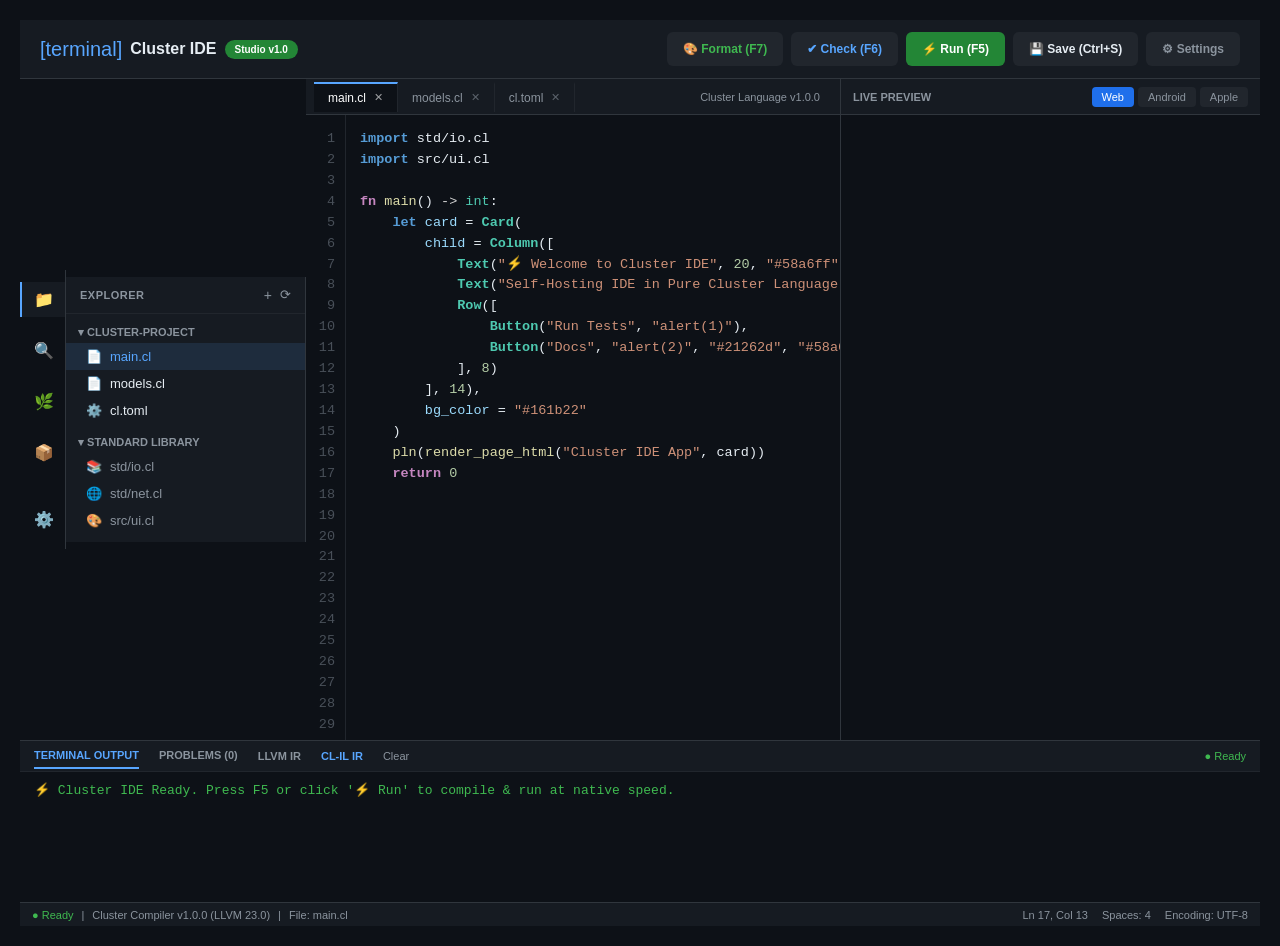
<file: web/ide.html>
<!DOCTYPE html>
<html>
<head>
    <meta charset="utf-8">
    <meta name="viewport" content="width=device-width, initial-scale=1">
    <title>Cluster IDE — Universal Cross-Platform Studio</title>
    <style>
        * { box-sizing: border-box; margin: 0; padding: 0; }
        body { background-color: #0d1117; color: #e6edf3; font-family: -apple-system, BlinkMacSystemFont, 'Segoe UI', Roboto, Helvetica, Arial, sans-serif; display: flex; justify-content: center; align-items: center; min-height: 100vh; padding: 20px; }
        @keyframes cl_spin { 0% { transform: rotate(0deg); } 100% { transform: rotate(360deg); } }
        @keyframes cl_shimmer { 0% { background-position: -200% 0; } 100% { background-position: 200% 0; } }
    </style>
</head>
<body>
<div style="position: relative; display: flex; flex-direction: column; width: 100%; min-height: 100vh; background-color: #0d1117; box-sizing: border-box; overflow: hidden;"><div style="display: flex; flex-direction: row; align-items: center; justify-content: space-between; background-color: #161b22; padding: 12px 20px; border-bottom: 1px solid #30363d; width: 100%; box-sizing: border-box;"><div style="display: flex; align-items: center; gap: 12px;"><div style="display: flex; flex-direction: row; align-items: center; gap: 8px; padding: 0px; box-sizing: border-box;"><span style="font-size: 20px; color: #58a6ff; display: inline-flex; align-items: center; justify-content: center;">[terminal]</span><span style="font-size: 16px; color: #e6edf3; font-weight: 600;">Cluster IDE</span><span style="display: inline-flex; align-items: center; background-color: #238636; color: #ffffff; font-size: 10px; font-weight: 600; padding: 4px 10px; border-radius: 12px;">Studio v1.0</span></div><span style="font-size: 18px; font-weight: 600; color: #e6edf3;"></span></div><div style="display: flex; flex-direction: row; align-items: center; gap: 8px; padding: 0px; box-sizing: border-box;"><button style="background-color: #21262d; color: #3fb950; padding: 10px 16px; border-radius: 6px; font-size: 12px; border: none; cursor: pointer; font-weight: 600; transition: all 0.15s ease;" onclick="ClusterIDE.formatCode()">🎨 Format (F7)</button><button style="background-color: #21262d; color: #58a6ff; padding: 10px 16px; border-radius: 6px; font-size: 12px; border: none; cursor: pointer; font-weight: 600; transition: all 0.15s ease;" onclick="ClusterIDE.checkCode(false)">✔ Check (F6)</button><button style="background-color: #238636; color: #ffffff; padding: 10px 16px; border-radius: 6px; font-size: 12px; border: none; cursor: pointer; font-weight: 600; transition: all 0.15s ease;" onclick="ClusterIDE.runCode()">⚡ Run (F5)</button><button style="background-color: #21262d; color: #e6edf3; padding: 10px 16px; border-radius: 6px; font-size: 12px; border: none; cursor: pointer; font-weight: 600; transition: all 0.15s ease;" onclick="ClusterIDE.saveFile()">💾 Save (Ctrl+S)</button><button style="background-color: #21262d; color: #8b949e; padding: 10px 16px; border-radius: 6px; font-size: 12px; border: none; cursor: pointer; font-weight: 600; transition: all 0.15s ease;" onclick="ClusterIDE.switchPanel('settings')">⚙ Settings</button></div></div><div style="flex: 1; overflow-y: auto; display: flex; flex-direction: column;"><div style="display: flex; flex-direction: column; gap: 0px; padding: 0px; box-sizing: border-box;"><div style="flex: 1; min-width: 0;"><div style="display: flex; flex-direction: row; align-items: center; gap: 0px; padding: 0px; box-sizing: border-box;"><div style="width:46px; background:#0d1117; border-right:1px solid #30363d; display:flex; flex-direction:column; align-items:center; padding:12px 0; gap:16px; flex-shrink:0;"><div class="cl-activity-icon" data-panel="explorer" onclick="ClusterIDE.switchPanel('explorer')" style="color:#58a6ff; cursor:pointer; padding:8px 6px; border-left:2px solid #58a6ff; background:#161b22; width:100%; text-align:center; box-sizing:border-box;" title="Explorer (Files)">📁</div><div class="cl-activity-icon" data-panel="search" onclick="ClusterIDE.switchPanel('search')" style="color:#8b949e; cursor:pointer; padding:8px 6px; border-left:2px solid transparent; width:100%; text-align:center; box-sizing:border-box;" title="Search Across Project">🔍</div><div class="cl-activity-icon" data-panel="git" onclick="ClusterIDE.switchPanel('git')" style="color:#8b949e; cursor:pointer; padding:8px 6px; border-left:2px solid transparent; width:100%; text-align:center; box-sizing:border-box;" title="Source Control (Git)">🌿</div><div class="cl-activity-icon" data-panel="packages" onclick="ClusterIDE.switchPanel('packages')" style="color:#8b949e; cursor:pointer; padding:8px 6px; border-left:2px solid transparent; width:100%; text-align:center; box-sizing:border-box;" title="Standard Library & Packages">📦</div><div style="flex:1;"></div><div class="cl-activity-icon" data-panel="settings" onclick="ClusterIDE.switchPanel('settings')" style="color:#8b949e; cursor:pointer; padding:8px 6px; border-left:2px solid transparent; width:100%; text-align:center; box-sizing:border-box;" title="Compiler Settings">⚙️</div></div><div style="width:240px; background:#161b22; border-right:1px solid #30363d; display:flex; flex-direction:column; flex-shrink:0; overflow:hidden;"><div id="panel-explorer" class="cl-sidebar-view" style="display:flex; flex-direction:column; height:100%;"><div style="display:flex; align-items:center; justify-content:space-between; padding:10px 14px; border-bottom:1px solid #21262d;"><span style="font-size:11px; font-weight:700; color:#8b949e; text-transform:uppercase; letter-spacing:0.5px;">Explorer</span><div style="display:flex; gap:8px;"><span onclick="var n=prompt('New file:'); if(n) ClusterIDE.switchFile(n);" style="cursor:pointer; font-size:14px; color:#8b949e;" title="New File">+</span><span onclick="ClusterIDE.init();" style="cursor:pointer; font-size:13px; color:#8b949e;" title="Refresh">⟳</span></div></div><div style="flex:1; overflow-y:auto; padding:8px 0; font-family:-apple-system, BlinkMacSystemFont, 'Segoe UI', Roboto, sans-serif; font-size:13px;"><div style="padding:4px 12px; color:#8b949e; font-size:11px; font-weight:600;">▾ CLUSTER-PROJECT</div><div class="cl-tree-item" data-file="main.cl" onclick="ClusterIDE.switchFile('main.cl')" style="display:flex; align-items:center; gap:8px; padding:6px 20px; color:#58a6ff; background:rgba(88,166,255,0.12); cursor:pointer; transition:background 0.15s;"><span>📄</span><span>main.cl</span></div><div class="cl-tree-item" data-file="models.cl" onclick="ClusterIDE.switchFile('models.cl')" style="display:flex; align-items:center; gap:8px; padding:6px 20px; color:#e6edf3; cursor:pointer; transition:background 0.15s;"><span>📄</span><span>models.cl</span></div><div class="cl-tree-item" data-file="cl.toml" onclick="ClusterIDE.switchFile('cl.toml')" style="display:flex; align-items:center; gap:8px; padding:6px 20px; color:#e6edf3; cursor:pointer; transition:background 0.15s;"><span>⚙️</span><span>cl.toml</span></div><div style="padding:12px 12px 4px 12px; color:#8b949e; font-size:11px; font-weight:600;">▾ STANDARD LIBRARY</div><div class="cl-tree-item" data-file="std/io.cl" onclick="ClusterIDE.switchFile('std/io.cl')" style="display:flex; align-items:center; gap:8px; padding:6px 20px; color:#8b949e; cursor:pointer;"><span>📚</span><span>std/io.cl</span></div><div class="cl-tree-item" data-file="std/net.cl" onclick="ClusterIDE.switchFile('std/net.cl')" style="display:flex; align-items:center; gap:8px; padding:6px 20px; color:#8b949e; cursor:pointer;"><span>🌐</span><span>std/net.cl</span></div><div class="cl-tree-item" data-file="src/ui.cl" onclick="ClusterIDE.switchFile('src/ui.cl')" style="display:flex; align-items:center; gap:8px; padding:6px 20px; color:#8b949e; cursor:pointer;"><span>🎨</span><span>src/ui.cl</span></div></div></div><div id="panel-search" class="cl-sidebar-view" style="display:none; flex-direction:column; height:100%; padding:12px;"><span style="font-size:11px; font-weight:700; color:#8b949e; text-transform:uppercase;">Search Project</span><input type="text" placeholder="Search symbols or text..." oninput="var q=this.value.toLowerCase(); var res=''; for(var f in ClusterIDE.files){ if(ClusterIDE.files[f].toLowerCase().includes(q)) res += '<div><b style=\'color:#58a6ff\'>' + f + '</b></div>'; } document.getElementById('search-results').innerHTML = res;" style="margin-top:8px; width:100%; background:#0d1117; border:1px solid #30363d; border-radius:4px; padding:6px 10px; color:#e6edf3; font-size:12px; outline:none; box-sizing:border-box;" /><div id="search-results" style="margin-top:12px; font-size:12px; color:#8b949e; display:flex; flex-direction:column; gap:6px; overflow-y:auto;">Type to search across open files...</div></div><div id="panel-git" class="cl-sidebar-view" style="display:none; flex-direction:column; height:100%; padding:12px;"><div style="display:flex; justify-content:space-between; align-items:center;"><span style="font-size:11px; font-weight:700; color:#8b949e; text-transform:uppercase;">Source Control</span><span onclick="ClusterIDE.refreshGitStatus()" style="cursor:pointer; font-size:13px; color:#58a6ff;">⟳</span></div><pre id="git-status-content" style="margin-top:10px; background:#0d1117; border:1px solid #30363d; border-radius:4px; padding:10px; font-family:monospace; font-size:11px; color:#3fb950; overflow:auto; max-height:220px;">Checking repository status...</pre><input type="text" placeholder="Commit message..." style="margin-top:10px; width:100%; background:#0d1117; border:1px solid #30363d; border-radius:4px; padding:6px 10px; color:#e6edf3; font-size:12px; outline:none; box-sizing:border-box;" /><button onclick="alert('Git commit staged!')" style="margin-top:8px; background:#238636; color:#fff; border:none; border-radius:4px; padding:8px; font-size:12px; font-weight:600; cursor:pointer;">Commit Changes</button></div><div id="panel-packages" class="cl-sidebar-view" style="display:none; flex-direction:column; height:100%; padding:12px; overflow-y:auto;"><span style="font-size:11px; font-weight:700; color:#8b949e; text-transform:uppercase;">Installed Packages</span><div style="margin-top:10px; display:flex; flex-direction:column; gap:8px;"><div style="background:#0d1117; border:1px solid #30363d; border-radius:6px; padding:8px 10px;"><b style="color:#58a6ff; font-size:13px;">cluster-ui</b><div style="font-size:11px; color:#8b949e;">v1.0.0 · Declarative UI Framework</div></div><div style="background:#0d1117; border:1px solid #30363d; border-radius:6px; padding:8px 10px;"><b style="color:#3fb950; font-size:13px;">std/io</b><div style="font-size:11px; color:#8b949e;">Built-in · File & Directory Manager</div></div><div style="background:#0d1117; border:1px solid #30363d; border-radius:6px; padding:8px 10px;"><b style="color:#d29922; font-size:13px;">std/net</b><div style="font-size:11px; color:#8b949e;">Built-in · High-Speed Socket & HTTP</div></div></div></div><div id="panel-settings" class="cl-sidebar-view" style="display:none; flex-direction:column; height:100%; padding:12px; overflow-y:auto;"><span style="font-size:11px; font-weight:700; color:#8b949e; text-transform:uppercase;">Compiler Settings</span><div style="margin-top:10px; display:flex; flex-direction:column; gap:10px; font-size:12px;"><label style="color:#e6edf3;">Optimization Level:<select style="margin-top:4px; width:100%; background:#0d1117; color:#fff; border:1px solid #30363d; padding:6px; border-radius:4px;"><option selected>-O3 (Aggressive LLVM)</option><option>-O2 (Standard)</option><option>-O0 (Fast Debug)</option></select></label><label style="color:#e6edf3; display:flex; align-items:center; gap:8px;"><input type="checkbox" checked style="accent-color:#238636;" /> Enable Link-Time Optimization (--lto)</label><label style="color:#e6edf3; display:flex; align-items:center; gap:8px;"><input type="checkbox" style="accent-color:#238636;" /> Thread Sanitizer (--tsan)</label></div></div></div><div style="flex: 1; min-width: 0;"><div style="display: flex; flex-direction: column; gap: 0px; padding: 0px; box-sizing: border-box;"><div id="ide-tab-bar" style="height:36px; background:#161b22; border-bottom:1px solid #30363d; display:flex; align-items:center; padding:0 8px; box-sizing:border-box;"></div><style>#cluster-code-editor::selection { background:rgba(56, 139, 253, 0.4); color:transparent; } #cluster-code-editor::-moz-selection { background:rgba(56, 139, 253, 0.4); color:transparent; } .cl-editor-container pre, .cl-editor-container textarea, .cl-editor-container code { font-family:ui-monospace, SFMono-Regular, Menlo, Monaco, Consolas, monospace !important; font-size:13.5px !important; line-height:1.55 !important; letter-spacing:0px !important; tab-size:4 !important; -moz-tab-size:4 !important; }</style><div class="cl-editor-container" style="display:flex; flex:1; width:100%; height:calc(100vh - 275px); min-height:calc(100vh - 275px); background:#0d1117; overflow:hidden;"><pre id="ide-line-gutter" style="height:calc(100vh - 275px); overflow:hidden; padding:14px 10px; margin:0; color:#484f58; background:#0d1117; border-right:1px solid #21262d; text-align:right; user-select:none; min-width:40px; box-sizing:border-box;">1
2
3
4
5
6
7
8
9
10
11
12
13
14
15
16
17
18
19
20
21
22
23
24
25
26
27
28
29
30</pre><div style="position:relative; flex:1; height:calc(100vh - 275px); min-height:calc(100vh - 275px); overflow:hidden;"><pre id="ide-highlight-layer" aria-hidden="true" style="position:absolute; top:0; left:0; width:100%; height:100%; margin:0; padding:14px; box-sizing:border-box; overflow:hidden; pointer-events:none; background:transparent; border:none; white-space:pre; word-wrap:normal;"><code id="ide-highlight-code" style="white-space:pre; word-wrap:normal;"></code></pre><textarea id="cluster-code-editor" spellcheck="false" style="position:absolute; top:0; left:0; width:100%; height:100%; margin:0; padding:14px; box-sizing:border-box; background:transparent; color:transparent; caret-color:#58a6ff; border:none; outline:none; resize:none; white-space:pre; overflow:auto; z-index:2; word-wrap:normal;"></textarea></div></div></div></div><div style="width:420px; background:#161b22; border-left:1px solid #30363d; display:flex; flex-direction:column; flex-shrink:0;"><div style="height:36px; background:#161b22; border-bottom:1px solid #30363d; display:flex; align-items:center; justify-content:space-between; padding:0 12px; box-sizing:border-box;"><span style="font-size:11px; font-weight:700; color:#8b949e; text-transform:uppercase;">Live Preview</span><div style="display:flex; gap:4px;"><button class="preview-target-btn" data-target="web" onclick="ClusterIDE.setPreviewTarget('web')" style="background:#1f6feb; color:#fff; border:none; padding:4px 10px; border-radius:4px; font-size:11px; cursor:pointer; font-weight:500;">Web</button><button class="preview-target-btn" data-target="android" onclick="ClusterIDE.setPreviewTarget('android')" style="background:#21262d; color:#8b949e; border:none; padding:4px 10px; border-radius:4px; font-size:11px; cursor:pointer; font-weight:500;">Android</button><button class="preview-target-btn" data-target="apple" onclick="ClusterIDE.setPreviewTarget('apple')" style="background:#21262d; color:#8b949e; border:none; padding:4px 10px; border-radius:4px; font-size:11px; cursor:pointer; font-weight:500;">Apple</button></div></div><iframe id="ide-preview-frame" style="width:100%; height:calc(100vh - 275px); border:none; background:#0d1117;"></iframe></div></div></div><div style="height:32px; background:#161b22; border-top:1px solid #30363d; border-bottom:1px solid #21262d; display:flex; align-items:center; justify-content:space-between; padding:0 14px; box-sizing:border-box;"><div style="display:flex; align-items:center; gap:20px;"><span class="cl-console-tab" data-tab="terminal" onclick="ClusterIDE.switchConsoleTab('terminal')" style="font-size:11px; font-weight:700; color:#58a6ff; text-transform:uppercase; cursor:pointer; padding:6px 0; border-bottom:2px solid #58a6ff;">Terminal Output</span><span id="ide-problems-badge" class="cl-console-tab" data-tab="problems" onclick="ClusterIDE.switchConsoleTab('problems')" style="font-size:11px; font-weight:600; color:#8b949e; text-transform:uppercase; cursor:pointer; padding:6px 0; border-bottom:2px solid transparent;">Problems (0)</span><span onclick="ClusterIDE.fetchLlvmIr()" style="font-size:11px; font-weight:600; color:#8b949e; text-transform:uppercase; cursor:pointer; padding:6px 0;" title="Inspect SSA LLVM IR">LLVM IR</span><span onclick="ClusterIDE.fetchClilIr()" style="font-size:11px; font-weight:600; color:#58a6ff; text-transform:uppercase; cursor:pointer; padding:6px 0;" title="Inspect CL-IL SSA IR">CL-IL IR</span><span onclick="document.getElementById('ide-terminal-output').innerText = '';" style="font-size:11px; color:#8b949e; cursor:pointer;" title="Clear Console Output">Clear</span></div><span id="ide-status-pill" style="font-size:11px; color:#3fb950; font-weight:500;">● Ready</span></div><pre id="ide-terminal-output" style="height:130px; margin:0; padding:10px 14px; background:#0d1117; color:#3fb950; font-family:ui-monospace, SFMono-Regular, Menlo, Monaco, monospace; font-size:13px; line-height:1.45; overflow-y:auto; white-space:pre-wrap; box-sizing:border-box;">⚡ Cluster IDE Ready. Press F5 or click '⚡ Run' to compile & run at native speed.</pre><div id="ide-problems-content" style="display:none; height:130px; background:#0d1117; overflow-y:auto; box-sizing:border-box; flex-direction:column;"><div style="padding:16px; color:#3fb950; font-size:12px; display:flex; align-items:center; gap:8px;"><span>✔</span><span>No diagnostics problems detected across open files. Typecheck clean.</span></div></div></div></div><div style="height:24px; background:#161b22; border-top:1px solid #30363d; display:flex; align-items:center; justify-content:space-between; padding:0 12px; font-size:11px; color:#8b949e; box-sizing:border-box;"><div style="display:flex; align-items:center; gap:8px;"><span style="color:#3fb950;">● Ready</span><span>|</span><span>Cluster Compiler v1.0.0 (LLVM 23.0)</span><span>|</span><span id="ide-status-file">File: main.cl</span></div><div style="display:flex; align-items:center; gap:14px;"><span id="ide-cursor-pos">Ln 1, Col 1</span><span>Spaces: 4</span><span>Encoding: UTF-8</span></div></div><div style="position: absolute; bottom: 80px; right: 24px; z-index: 99;"><div style="flex: 1;"></div></div></div>
<script>
window.Cluster = {
    state: {},
    get: function(k) { return this.state[k] || 0; },
    set: function(k, v) {
        this.state[k] = v;
        var els = document.querySelectorAll('[data-bind="' + k + '"]');
        for (var i = 0; i < els.length; i++) {
            if (els[i].tagName === 'INPUT' || els[i].tagName === 'SELECT') els[i].value = v;
            else els[i].innerText = v;
        }
    },
    dispatch: function(action, payload) {
        if (window.__cluster_reducer) {
            window.__cluster_reducer(this.state, action, payload);
            for (var k in this.state) { this.set(k, this.state[k]); }
        }
    }
};
</script>
<script>
window.ClusterIDE = {
    currentFile: 'main.cl',
    currentPanel: 'explorer',
    currentConsoleTab: 'terminal',
    previewTarget: 'web',
    openTabs: ['main.cl', 'models.cl', 'cl.toml'],
    problems: [],
    checkDebounceTimer: null,
    files: {
        'main.cl': 'import std/io.cl\nimport src/ui.cl\n\nfn main() -> int:\n    let card = Card(\n        child = Column([\n            Text("⚡ Welcome to Cluster IDE", 20, "#58a6ff", true),\n            Text("Self-Hosting IDE in Pure Cluster Language & UI", 13, "#8b949e"),\n            Row([\n                Button("Run Tests", "alert(1)"),\n                Button("Docs", "alert(2)", "#21262d", "#58a6ff")\n            ], 8)\n        ], 14),\n        bg_color = "#161b22"\n    )\n    pln(render_page_html("Cluster IDE App", card))\n    return 0',
        'models.cl': '// Cluster Data Models\nmodel ProjectState:\n    name: string\n    version: string\n    active_files: int\n    is_git_synced: bool\n\nfn default_project() -> ProjectState:\n    return ProjectState(\n        name = "cluster_app",\n        version = "1.0.0",\n        active_files = 3,\n        is_git_synced = true\n    )',
        'cl.toml': '[package]\nname = "cluster-app"\nversion = "1.0.0"\nedition = "2026"\nauthors = ["Developer <dev@cluster-lang.org>"]\n\n[dependencies]\ncluster-ui = { version = "1.0.0", path = "../cluster-ui" }\n\n[build]\nopt-level = 3\nlto = true',
        'std/io.cl': '// Cluster Standard Library: I/O (std/io.cl)\nfn io_read(path: string) -> string: return file_read(path)\nfn io_write(path: string, content: string): file_write(path, content)\nfn io_exists(path: string) -> int: return file_exists(path)',
        'std/net.cl': '// Cluster Standard Library: Networking (std/net.cl)\nfn net_listen(port: int) -> int: return tcp_listen(port)\nfn net_accept(fd: int) -> int: return tcp_accept(fd)',
        'src/ui.cl': '// Cluster UI Framework Re-Export (src/ui.cl)\nimport src/core/widget.cl\nimport src/core/theme.cl\nimport src/core/state.cl\nimport src/core/animation.cl\nimport src/render/html.cl'
    },
    highlightCluster: function(code) {
        if (!code) return '';
        var safe = code
            .replace(/&/g, '&amp;')
            .replace(/</g, '&lt;')
            .replace(/>/g, '&gt;');

        // Single-pass deterministic tokenizer matching VS Code Dark+ color palette
        var tokenRegex = /(\/\/[^\n]*)|(&quot;[\s\S]*?&quot;|"(?:\\.|[^"\\])*"|'(?:\\.|[^'\\])*')|(\b(?:import|let|mut|model|struct|true|false)\b)|(\b(?:fn|return|if|else|while|for|in|break|continue|and|or|not)\b)|(\b(?:int|string|bool|float|char|void)\b)|(\b(?:Card|Column|Row|Text|Button|Box|Badge|AppBar|Scaffold|Icon|Spacer|Expanded|Container|Divider|Image|TextInput|Widget|ProjectState)\b)|(\b[a-zA-Z_][a-zA-Z0-9_]*(?=\s*\())|(\b[a-zA-Z_][a-zA-Z0-9_]*(?=\s*=(?!=)))|(-&gt;|=&gt;)|(\b\d+(?:\.\d+)?\b)/g;

        var result = safe.replace(tokenRegex, function(m, comment, str, declKw, ctrlKw, type, constructor, fnCall, prop, arrow, num) {
            if (comment) return '<span style="color:#6a9955; font-style:italic;">' + comment + '</span>';
            if (str) return '<span style="color:#ce9178;">' + str + '</span>';
            if (declKw) return '<span style="color:#569cd6; font-weight:600;">' + declKw + '</span>';
            if (ctrlKw) return '<span style="color:#c586c0; font-weight:600;">' + ctrlKw + '</span>';
            if (type) return '<span style="color:#4ec9b0;">' + type + '</span>';
            if (constructor) return '<span style="color:#4ec9b0; font-weight:600;">' + constructor + '</span>';
            if (fnCall) return '<span style="color:#dcdcaa;">' + fnCall + '</span>';
            if (prop) return '<span style="color:#9cdcfe;">' + prop + '</span>';
            if (arrow) return '<span style="color:#d4d4d4;">' + arrow + '</span>';
            if (num) return '<span style="color:#b5cea8;">' + num + '</span>';
            return m;
        });

        // Preserve trailing newline for exact textarea height sync
        if (code.endsWith('\n')) result += '\n ';

        return result;
    },
    updateHighlight: function() {
        var editor = document.getElementById('cluster-code-editor');
        var hlCode = document.getElementById('ide-highlight-code');
        if (editor && hlCode) {
            hlCode.innerHTML = this.highlightCluster(editor.value);
        }
    },
    syncScroll: function() {
        var editor = document.getElementById('cluster-code-editor');
        var gutter = document.getElementById('ide-line-gutter');
        var hlLayer = document.getElementById('ide-highlight-layer');
        if (editor) {
            if (gutter) gutter.scrollTop = editor.scrollTop;
            if (hlLayer) {
                hlLayer.scrollTop = editor.scrollTop;
                hlLayer.scrollLeft = editor.scrollLeft;
            }
        }
    },
    init: function() {
        var editor = document.getElementById('cluster-code-editor');
        if (editor) {
            editor.value = this.files[this.currentFile] || '';
            this.updateLineNumbers();
            this.renderTabs();
            this.updateCursorPos();
            this.updateHighlight();
            this.syncScroll();

            editor.addEventListener('scroll', function() {
                ClusterIDE.syncScroll();
            });

            editor.addEventListener('input', function() {
                ClusterIDE.files[ClusterIDE.currentFile] = editor.value;
                ClusterIDE.updateLineNumbers();
                ClusterIDE.updateCursorPos();
                ClusterIDE.updateHighlight();
                ClusterIDE.syncScroll();
                clearTimeout(ClusterIDE.checkDebounceTimer);
                ClusterIDE.checkDebounceTimer = setTimeout(function() {
                    ClusterIDE.checkCode(true);
                }, 600);
            });

            editor.addEventListener('keyup', function() { ClusterIDE.updateCursorPos(); });
            editor.addEventListener('click', function() { ClusterIDE.updateCursorPos(); });

            editor.addEventListener('keydown', function(e) {
                // 1. Smart Auto-Indentation on Enter Key
                if (e.key === 'Enter') {
                    e.preventDefault();
                    var start = this.selectionStart;
                    var end = this.selectionEnd;
                    var val = this.value;

                    // Extract text of current line before cursor
                    var lastNewline = val.lastIndexOf('\n', start - 1);
                    var lineStart = (lastNewline === -1) ? 0 : lastNewline + 1;
                    var currentLine = val.substring(lineStart, start);

                    // Preserve existing leading whitespace
                    var indentMatch = currentLine.match(/^[ \t]*/);
                    var indent = indentMatch ? indentMatch[0] : '';

                    // If line ends with ':' (Cluster/Python block start) or '{' or '[', add 4 spaces
                    var trimmed = currentLine.trimEnd();
                    if (trimmed.endsWith(':') || trimmed.endsWith('{') || trimmed.endsWith('[')) {
                        indent += '    ';
                    }

                    var insertText = '\n' + indent;
                    this.value = val.substring(0, start) + insertText + val.substring(end);
                    this.selectionStart = this.selectionEnd = start + insertText.length;

                    ClusterIDE.files[ClusterIDE.currentFile] = this.value;
                    ClusterIDE.updateLineNumbers();
                    ClusterIDE.updateCursorPos();
                    ClusterIDE.updateHighlight();
                    ClusterIDE.syncScroll();
                    return;
                }

                // 2. Smart Backspace: Unindent 4 spaces if preceded by 4 indentation spaces
                if (e.key === 'Backspace' && this.selectionStart === this.selectionEnd) {
                    var start = this.selectionStart;
                    var lastNewline = this.value.lastIndexOf('\n', start - 1);
                    var lineStart = (lastNewline === -1) ? 0 : lastNewline + 1;
                    var lineBeforeCursor = this.value.substring(lineStart, start);
                    if (lineBeforeCursor.length >= 4 && /^[ ]+$/.test(lineBeforeCursor) && (lineBeforeCursor.length % 4 === 0)) {
                        e.preventDefault();
                        this.value = this.value.substring(0, start - 4) + this.value.substring(start);
                        this.selectionStart = this.selectionEnd = start - 4;
                        ClusterIDE.files[ClusterIDE.currentFile] = this.value;
                        ClusterIDE.updateLineNumbers();
                        ClusterIDE.updateCursorPos();
                        ClusterIDE.updateHighlight();
                        ClusterIDE.syncScroll();
                        return;
                    }
                }

                // 3. Tab Key (Insert 4 spaces)
                if (e.key === 'Tab') {
                    e.preventDefault();
                    var start = this.selectionStart;
                    var end = this.selectionEnd;
                    if (!e.shiftKey) {
                        this.value = this.value.substring(0, start) + '    ' + this.value.substring(end);
                        this.selectionStart = this.selectionEnd = start + 4;
                    } else {
                        // Shift+Tab: Unindent
                        var lastNewline = this.value.lastIndexOf('\n', start - 1);
                        var lineStart = (lastNewline === -1) ? 0 : lastNewline + 1;
                        if (this.value.substring(lineStart, lineStart + 4) === '    ') {
                            this.value = this.value.substring(0, lineStart) + this.value.substring(lineStart + 4);
                            this.selectionStart = this.selectionEnd = Math.max(lineStart, start - 4);
                        }
                    }
                    ClusterIDE.updateLineNumbers();
                    ClusterIDE.updateHighlight();
                    ClusterIDE.syncScroll();
                    return;
                }

                // 4. Save File Shortcut (Ctrl+S / Cmd+S)
                if ((e.ctrlKey || e.metaKey) && e.key === 's') {
                    e.preventDefault();
                    ClusterIDE.saveFile();
                }
            });
        }
    },
    switchPanel: function(panelName) {
        this.currentPanel = panelName;
        document.querySelectorAll('.cl-activity-icon').forEach(function(el) {
            if (el.getAttribute('data-panel') === panelName) {
                el.style.color = '#58a6ff';
                el.style.borderLeft = '2px solid #58a6ff';
                el.style.backgroundColor = '#161b22';
            } else {
                el.style.color = '#8b949e';
                el.style.borderLeft = '2px solid transparent';
                el.style.backgroundColor = 'transparent';
            }
        });
        document.querySelectorAll('.cl-sidebar-view').forEach(function(el) {
            if (el.getAttribute('id') === 'panel-' + panelName) {
                el.style.display = 'flex';
            } else {
                el.style.display = 'none';
            }
        });
        if (panelName === 'git') this.refreshGitStatus();
    },
    switchConsoleTab: function(tabName) {
        this.currentConsoleTab = tabName;
        document.querySelectorAll('.cl-console-tab').forEach(function(el) {
            if (el.getAttribute('data-tab') === tabName) {
                el.style.color = '#58a6ff';
                el.style.borderBottom = '2px solid #58a6ff';
            } else {
                el.style.color = '#8b949e';
                el.style.borderBottom = '2px solid transparent';
            }
        });
        var termView = document.getElementById('ide-terminal-output');
        var probView = document.getElementById('ide-problems-content');
        if (termView && probView) {
            if (tabName === 'problems') {
                termView.style.display = 'none';
                probView.style.display = 'flex';
            } else {
                termView.style.display = 'block';
                probView.style.display = 'none';
            }
        }
    },
    switchFile: function(filename) {
        var editor = document.getElementById('cluster-code-editor');
        var gutter = document.getElementById('ide-line-gutter');
        if (!editor) return;
        this.files[this.currentFile] = editor.value;
        this.currentFile = filename;
        if (this.openTabs.indexOf(filename) === -1) {
            this.openTabs.push(filename);
        }
        editor.value = this.files[filename] || '';
        this.updateLineNumbers();
        this.renderTabs();
        this.updateCursorPos();
        this.updateHighlight();
        if (gutter) gutter.scrollTop = 0;
        editor.scrollTop = 0;
        editor.scrollLeft = 0;
        this.syncScroll();
        var statusFile = document.getElementById('ide-status-file');
        if (statusFile) statusFile.innerText = 'File: ' + filename;
        document.querySelectorAll('.cl-tree-item').forEach(function(el) {
            if (el.getAttribute('data-file') === filename) {
                el.style.backgroundColor = 'rgba(88, 166, 255, 0.15)';
                el.style.color = '#58a6ff';
            } else {
                el.style.backgroundColor = 'transparent';
                el.style.color = '#e6edf3';
            }
        });
    },
    closeTab: function(e, filename) {
        e.stopPropagation();
        var idx = this.openTabs.indexOf(filename);
        if (idx !== -1 && this.openTabs.length > 1) {
            this.openTabs.splice(idx, 1);
            if (this.currentFile === filename) {
                this.switchFile(this.openTabs[Math.max(0, idx - 1)]);
            } else {
                this.renderTabs();
            }
        }
    },
    renderTabs: function() {
        var container = document.getElementById('ide-tab-bar');
        if (!container) return;
        var html = '';
        for (var i = 0; i < this.openTabs.length; i++) {
            var f = this.openTabs[i];
            var isActive = (f === this.currentFile);
            var bg = isActive ? '#0d1117' : '#161b22';
            var border = isActive ? '2px solid #58a6ff' : '2px solid transparent';
            var color = isActive ? '#ffffff' : '#8b949e';
            html += '<div onclick="ClusterIDE.switchFile(\'' + f + '\')" style="padding:7px 14px; font-size:12px; font-weight:500; color:' + color + '; background:' + bg + '; border-top:' + border + '; cursor:pointer; display:flex; align-items:center; gap:8px; border-right:1px solid #21262d;"><span>' + f + '</span><span onclick="ClusterIDE.closeTab(event, \'' + f + '\')" style="opacity:0.6; font-size:11px;">✕</span></div>';
        }
        html += '<div style="flex:1;"></div><span style="font-size:11px; color:#8b949e; padding-right:12px;">Cluster Language v1.0.0</span>';
        container.innerHTML = html;
    },
    saveFile: function() {
        var editor = document.getElementById('cluster-code-editor');
        var statusPill = document.getElementById('ide-status-pill');
        if (!editor) return;
        this.files[this.currentFile] = editor.value;
        var payload = this.currentFile + '\n' + editor.value;
        fetch('/api/save', {
            method: 'POST',
            headers: { 'Content-Type': 'text/plain' },
            body: payload
        }).then(function(res) { return res.text(); })
        .then(function(msg) {
            if (statusPill) {
                var now = new Date();
                var timeStr = now.getHours() + ':' + String(now.getMinutes()).padStart(2, '0') + ':' + String(now.getSeconds()).padStart(2, '0');
                statusPill.innerText = '✔ Saved (' + timeStr + ')';
                statusPill.style.color = '#3fb950';
            }
        });
    },
    formatCode: function() {
        var editor = document.getElementById('cluster-code-editor');
        var statusBadge = document.getElementById('ide-status-pill');
        if (!editor) return;
        if (statusBadge) { statusBadge.innerText = '🎨 Formatting...'; statusBadge.style.color = '#d29922'; }
        fetch('/api/format', {
            method: 'POST',
            headers: { 'Content-Type': 'text/plain' },
            body: editor.value
        }).then(function(res) { return res.text(); })
        .then(function(formattedCode) {
            editor.value = formattedCode;
            ClusterIDE.files[ClusterIDE.currentFile] = formattedCode;
            ClusterIDE.updateLineNumbers();
            ClusterIDE.updateHighlight();
            ClusterIDE.syncScroll();
            if (statusBadge) {
                statusBadge.innerText = '✔ Formatted';
                statusBadge.style.color = '#3fb950';
            }
        }).catch(function(err) {
            if (statusBadge) { statusBadge.innerText = '✖ Format Error'; statusBadge.style.color = '#f85149'; }
        });
    },
    jumpToLine: function(targetLine, targetCol) {
        var editor = document.getElementById('cluster-code-editor');
        if (!editor) return;
        var lines = editor.value.split('\n');
        var lineIdx = Math.max(1, Math.min(targetLine, lines.length)) - 1;
        var colIdx = Math.max(1, targetCol || 1) - 1;
        var offset = 0;
        for (var i = 0; i < lineIdx; i++) offset += lines[i].length + 1;
        offset += Math.min(colIdx, lines[lineIdx].length);
        editor.focus();
        editor.setSelectionRange(offset, offset);
        editor.scrollTop = Math.max(0, (lineIdx - 4) * 21);
        this.syncScroll();
        this.updateCursorPos();
    },
    parseDiagnostics: function(rawText) {
        var list = [];
        var lines = rawText.split('\n');
        for (var i = 0; i < lines.length; i++) {
            var l = lines[i];
            var m = l.match(/:(\d+):(\d+):\s*(error|warning)(?:\[(.*?)\])?:\s*(.*)/i);
            if (m) {
                list.push({
                    line: parseInt(m[1], 10),
                    col: parseInt(m[2], 10),
                    type: (m[3] || 'error').toLowerCase(),
                    code: m[4] || '',
                    msg: m[5] || l
                });
            }
        }
        this.problems = list;
        this.renderProblems();
    },
    renderProblems: function() {
        var container = document.getElementById('ide-problems-content');
        var badge = document.getElementById('ide-problems-badge');
        if (badge) {
            badge.innerText = 'Problems (' + this.problems.length + ')';
            badge.style.color = (this.problems.length > 0) ? '#f85149' : '#8b949e';
        }
        if (!container) return;
        if (this.problems.length === 0) {
            container.innerHTML = '<div style="padding:16px; color:#3fb950; font-size:12px; display:flex; align-items:center; gap:8px;"><span>✔</span><span>No diagnostics problems detected across open files. Typecheck clean.</span></div>';
            return;
        }
        var html = '<div style="display:flex; flex-direction:column; gap:4px; padding:8px;">';
        for (var i = 0; i < this.problems.length; i++) {
            var p = this.problems[i];
            var icon = (p.type === 'error') ? '✖' : '⚠';
            var color = (p.type === 'error') ? '#f85149' : '#d29922';
            html += '<div onclick="ClusterIDE.jumpToLine(' + p.line + ', ' + p.col + ')" style="display:flex; align-items:center; gap:10px; padding:6px 10px; background:#161b22; border-left:3px solid ' + color + '; border-radius:4px; font-size:12px; cursor:pointer; color:#e6edf3;" onmouseover="this.style.background=\'#21262d\'" onmouseout="this.style.background=\'#161b22\'">';
            html += '<span style="color:' + color + '; font-weight:700;">' + icon + '</span>';
            html += '<span style="background:#21262d; color:#8b949e; padding:2px 6px; border-radius:3px; font-family:monospace; font-size:11px;">Ln ' + p.line + ', Col ' + p.col + '</span>';
            if (p.code) html += '<span style="color:' + color + '; font-family:monospace; font-size:11px;">[' + p.code + ']</span>';
            html += '<span style="flex:1; overflow:hidden; text-overflow:ellipsis; white-space:nowrap;">' + p.msg + '</span>';
            html += '<span style="color:#58a6ff; font-size:11px;">Jump ➔</span>';
            html += '</div>';
        }
        html += '</div>';
        container.innerHTML = html;
    },
    refreshGitStatus: function() {
        var gitList = document.getElementById('git-status-content');
        if (!gitList) return;
        gitList.innerText = 'Checking repository status...';
        fetch('/api/git-status')
        .then(function(res) { return res.text(); })
        .then(function(text) {
            gitList.innerText = text;
        });
    },
    updateCursorPos: function() {
        var editor = document.getElementById('cluster-code-editor');
        var posLabel = document.getElementById('ide-cursor-pos');
        if (!editor || !posLabel) return;
        var textBefore = editor.value.substring(0, editor.selectionStart);
        var lines = textBefore.split('\n');
        var row = lines.length;
        var col = lines[lines.length - 1].length + 1;
        posLabel.innerText = 'Ln ' + row + ', Col ' + col;
    },
    updateLineNumbers: function() {
        var editor = document.getElementById('cluster-code-editor');
        var gutter = document.getElementById('ide-line-gutter');
        if (editor && gutter) {
            var lines = editor.value.split('\n').length;
            var nums = '';
            for (var i = 1; i <= Math.max(lines, 30); i++) nums += i + '\n';
            gutter.innerText = nums;
        }
    },
    renderAnsi: function(text) {
        if (!text) return '';
        var escaped = text.replace(/&/g, '&amp;').replace(/</g, '&lt;').replace(/>/g, '&gt;');
        var formatted = escaped
            .replace(/\u001b\[92m|\u001b\[32m/g, '<span style="color:#3fb950; font-weight:600;">')
            .replace(/\u001b\[91m|\u001b\[31m/g, '<span style="color:#f85149; font-weight:600;">')
            .replace(/\u001b\[93m|\u001b\[33m/g, '<span style="color:#d29922; font-weight:600;">')
            .replace(/\u001b\[94m|\u001b\[34m/g, '<span style="color:#58a6ff; font-weight:600;">')
            .replace(/\u001b\[0m/g, '</span>')
            .replace(/\u001b\[[0-9;]*m/g, '');
        return formatted;
    },
    runCode: function() {
        var editor = document.getElementById('cluster-code-editor');
        var consoleOut = document.getElementById('ide-terminal-output');
        var statusBadge = document.getElementById('ide-status-pill');
        if (!editor || !consoleOut) return;
        this.switchConsoleTab('terminal');
        if (statusBadge) { statusBadge.innerText = '⚡ Compiling...'; statusBadge.style.color = '#d29922'; }
        consoleOut.innerHTML = '<span style="color:#8b949e;">Compiling target (-O3) via Cluster LLVM pipeline...</span>\n';
        var startTime = performance.now();
        fetch('/api/run', {
            method: 'POST',
            headers: { 'Content-Type': 'text/plain' },
            body: editor.value
        }).then(function(res) { return res.text(); })
        .then(function(output) {
            var duration = ((performance.now() - startTime) / 1000).toFixed(2);
            consoleOut.innerHTML = ClusterIDE.renderAnsi(output);
            ClusterIDE.parseDiagnostics(output);
            var clean = output.replace(/\u001b\[[0-9;]*m/g, '');
            if (statusBadge) {
                if (clean.includes('Finished') && (clean.includes('target(s)') || clean.includes('build'))) {
                    statusBadge.innerText = '✔ Success (' + duration + 's)';
                    statusBadge.style.color = '#3fb950';
                } else if (clean.includes('error') || clean.includes('Error')) {
                    statusBadge.innerText = '✖ Build Error';
                    statusBadge.style.color = '#f85149';
                    if (ClusterIDE.problems.length > 0) ClusterIDE.switchConsoleTab('problems');
                } else {
                    statusBadge.innerText = '✔ Complete (' + duration + 's)';
                    statusBadge.style.color = '#3fb950';
                }
            }
            ClusterIDE.updatePreview(output);
        }).catch(function(err) {
            consoleOut.innerText = 'Network error: ' + err.message;
            if (statusBadge) { statusBadge.innerText = '✖ Network Error'; statusBadge.style.color = '#f85149'; }
        });
    },
    checkCode: function(isSilent) {
        var editor = document.getElementById('cluster-code-editor');
        var consoleOut = document.getElementById('ide-terminal-output');
        var statusBadge = document.getElementById('ide-status-pill');
        if (!editor || !consoleOut) return;
        if (!isSilent) {
            this.switchConsoleTab('terminal');
            consoleOut.innerHTML = '<span style="color:#8b949e;">Running Pratt parser & typecheck...</span>\n';
        }
        fetch('/api/check', {
            method: 'POST',
            headers: { 'Content-Type': 'text/plain' },
            body: editor.value
        }).then(function(res) { return res.text(); })
        .then(function(output) {
            if (!isSilent) consoleOut.innerHTML = ClusterIDE.renderAnsi(output);
            ClusterIDE.parseDiagnostics(output);
            var clean = output.replace(/\u001b\[[0-9;]*m/g, '');
            if (statusBadge) {
                if (clean.includes('ok') || clean.includes('PASSED') || clean.includes('clean')) {
                    statusBadge.innerText = '✔ Typecheck OK';
                    statusBadge.style.color = '#3fb950';
                } else {
                    statusBadge.innerText = '✖ Type Error';
                    statusBadge.style.color = '#f85149';
                    if (!isSilent && ClusterIDE.problems.length > 0) ClusterIDE.switchConsoleTab('problems');
                }
            }
        });
    },
    fetchLlvmIr: function() {
        var editor = document.getElementById('cluster-code-editor');
        var consoleOut = document.getElementById('ide-terminal-output');
        if (!editor || !consoleOut) return;
        this.switchConsoleTab('terminal');
        consoleOut.innerText = 'Emitting SSA LLVM IR...\n';
        fetch('/api/llvm', {
            method: 'POST',
            headers: { 'Content-Type': 'text/plain' },
            body: editor.value
        }).then(function(res) { return res.text(); })
        .then(function(output) {
            consoleOut.innerText = output;
        });
    },
    fetchClilIr: function() {
        var editor = document.getElementById('cluster-code-editor');
        var consoleOut = document.getElementById('ide-terminal-output');
        if (!editor || !consoleOut) return;
        this.switchConsoleTab('terminal');
        consoleOut.innerText = 'Emitting SSA CL-IL IR...\n';
        fetch('/api/clil', {
            method: 'POST',
            headers: { 'Content-Type': 'text/plain' },
            body: editor.value
        }).then(function(res) { return res.text(); })
        .then(function(output) {
            consoleOut.innerText = output;
        });
    },
    updatePreview: function(rawOutput) {
        var previewFrame = document.getElementById('ide-preview-frame');
        if (!previewFrame) return;
        var htmlContent = '';
        if (rawOutput.includes('<!DOCTYPE html>')) {
            var start = rawOutput.indexOf('<!DOCTYPE html>');
            htmlContent = rawOutput.substring(start);
        } else {
            htmlContent = '<div style="padding:24px; color:#e6edf3; font-family:sans-serif; background:#0d1117;"><h3 style="color:#58a6ff;">Program Stdout</h3><pre style="color:#3fb950; font-family:monospace; line-height:1.5;">' + rawOutput + '</pre></div>';
        }
        previewFrame.srcdoc = htmlContent;
    },
    setPreviewTarget: function(target) {
        this.previewTarget = target;
        document.querySelectorAll('.preview-target-btn').forEach(function(b) {
            if (b.getAttribute('data-target') === target) {
                b.style.backgroundColor = '#1f6feb';
                b.style.color = '#ffffff';
            } else {
                b.style.backgroundColor = '#21262d';
                b.style.color = '#8b949e';
            }
        });
        var previewFrame = document.getElementById('ide-preview-frame');
        if (target === 'android' && previewFrame) {
            previewFrame.srcdoc = '<div style="padding:20px; color:#e6edf3; font-family:monospace; background:#0d1117;"><h4 style="color:#3fb950;">&lt;Android Jetpack XML Layout View&gt;</h4><pre style="color:#8b949e;">&lt;androidx.constraintlayout.widget.ConstraintLayout\n    xmlns:android="http://schemas.android.com/apk/res/android"\n    android:layout_width="match_parent"\n    android:layout_height="match_parent"&gt;\n    &lt;!-- Generated by Cluster UI Android Target --&gt;\n&lt;/androidx.constraintlayout.widget.ConstraintLayout&gt;</pre></div>';
        } else if (target === 'apple' && previewFrame) {
            previewFrame.srcdoc = '<div style="padding:20px; color:#e6edf3; font-family:monospace; background:#0d1117;"><h4 style="color:#58a6ff;">// Apple SwiftUI View Representation</h4><pre style="color:#8b949e;">import SwiftUI\n\nstruct ContentView: View {\n    var body: some View {\n        VStack(spacing: 12) {\n            Text("Cluster UI on Apple Metal")\n        }\n    }\n}</pre></div>';
        } else {
            this.runCode();
        }
    }
};

window.addEventListener('DOMContentLoaded', function() {
    ClusterIDE.init();
    window.addEventListener('keydown', function(e) {
        if (e.key === 'F5') { e.preventDefault(); ClusterIDE.runCode(); }
        if (e.key === 'F6') { e.preventDefault(); ClusterIDE.checkCode(false); }
        if (e.key === 'F7') { e.preventDefault(); ClusterIDE.formatCode(); }
    });
});

</script>

</body>
</html>
</file>
